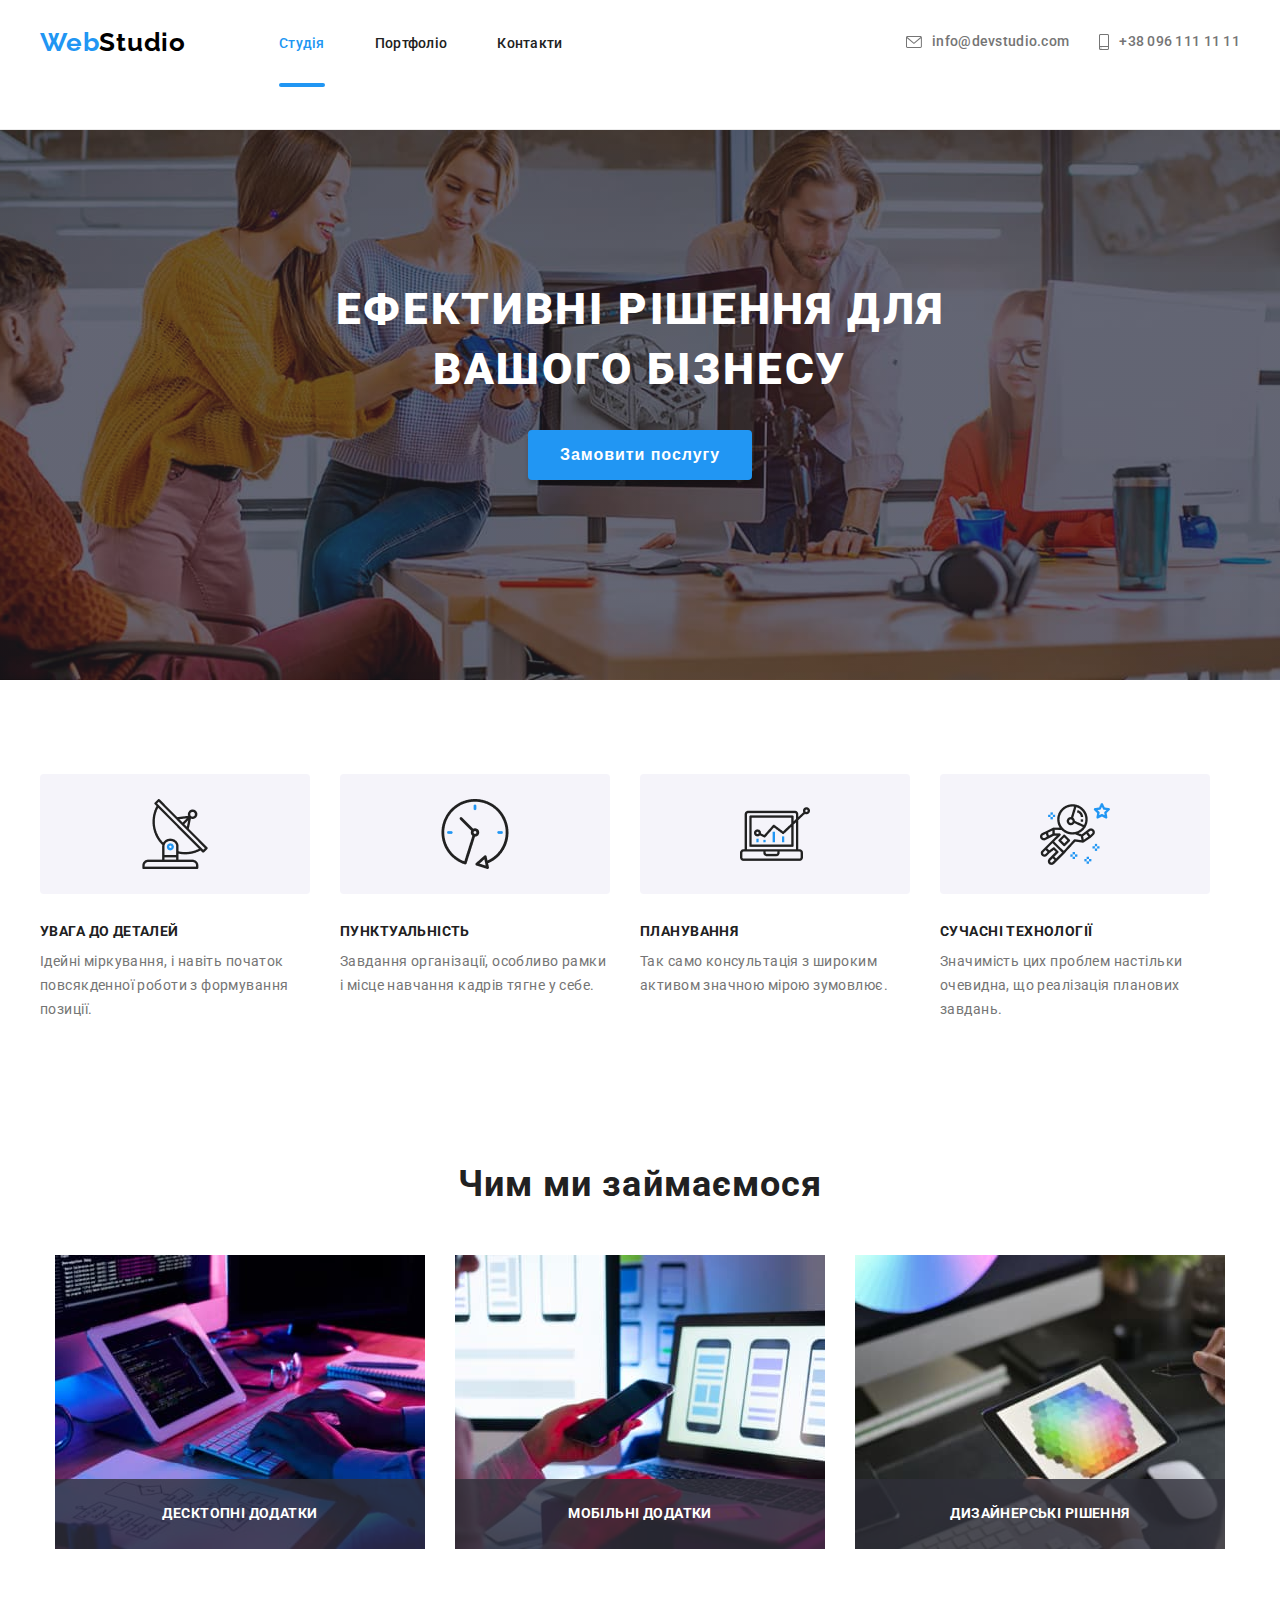
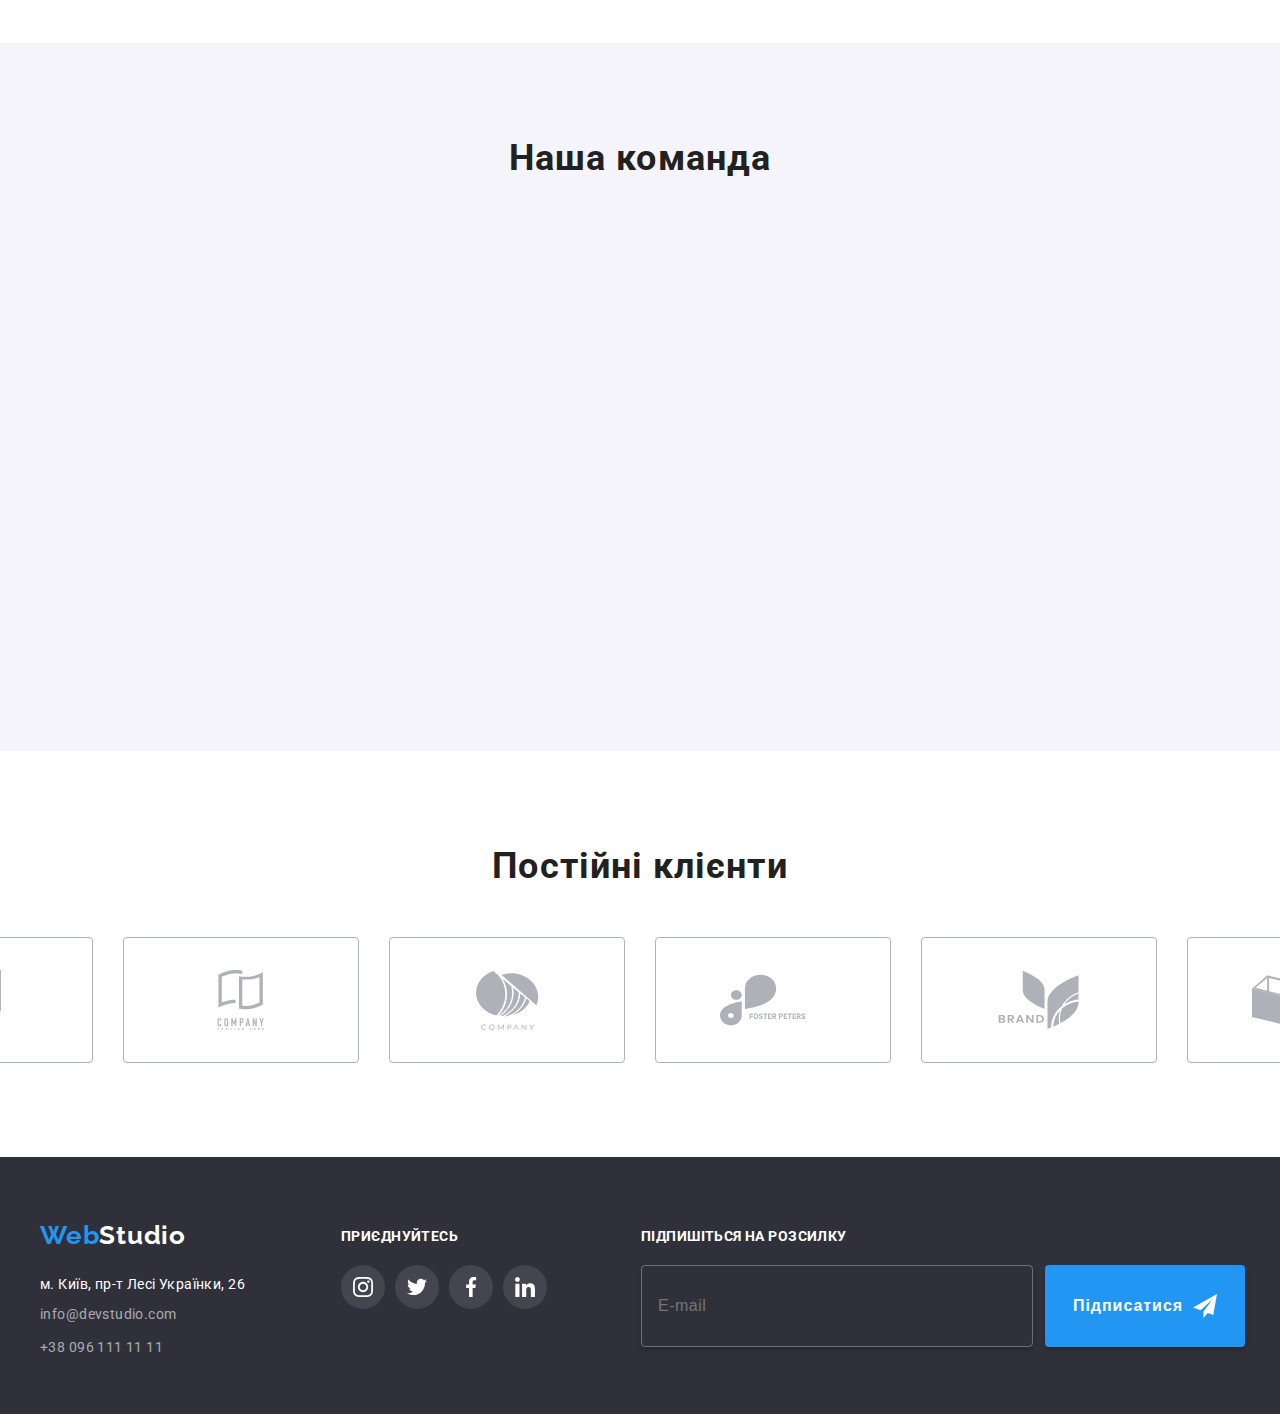
<file: index.html>
<!DOCTYPE html>
<html lang="uk">
  <head>
    <meta charset="UTF-8">
    <meta name="viewport" content="width=device-width, initial-scale=1.0">
    <title>WebStudio</title>
    <!-- Іконка -->
    <link rel="website icon" type="image/png" href="./images/icon1.png">
    <!-- Нормалізація -->
    <link rel="stylesheet" href="https://cdnjs.cloudflare.com/ajax/libs/modern-normalize/2.0.0/modern-normalize.min.css" integrity="sha512-4xo8blKMVCiXpTaLzQSLSw3KFOVPWhm/TRtuPVc4WG6kUgjH6J03IBuG7JZPkcWMxJ5huwaBpOpnwYElP/m6wg==" crossorigin="anonymous" referrerpolicy="no-referrer">
    <!-- Анімація -->
    <link href="https://unpkg.com/aos@2.3.1/dist/aos.css" rel="stylesheet">
    <!-- Шрифти -->
    <link rel="preconnect" href="https://fonts.googleapis.com">
    <link rel="preconnect" href="https://fonts.gstatic.com" crossorigin>
    <link href="https://fonts.googleapis.com/css2?family=Raleway:ital,wght@0,100..900;1,100..900&family=Roboto:ital,wght@0,100;0,300;0,400;0,500;0,700;0,900;1,100;1,300;1,400;1,500;1,700;1,900&display=swap" rel="stylesheet">
    <!-- Стилі -->
    <!-- <link rel="stylesheet" href="./css/reset.css"> -->
    <link rel="stylesheet" href="./style/main.min.css">
  </head>
  <body class="body">
    <!-- Шапка -->
    <header class="header">
      <div class="container">
        <div class="header__flex">
          <a href="./index.html" class="header__link"><span class="header__logo">Web</span>Studio</a>
          <nav class="nav">
            <ul class="nav__list">
              <li class="nav__item">
                <a href="./index.html" class="nav__link active">Cтудія</a>
              </li>
              <li class="nav__item">
                <a href="./pages/portfolio.html" class="nav__link">Портфоліо</a>
              </li>
              <li class="nav__item">
                <a href="./pages/contacts.html" class="nav__link">Контакти</a>
              </li>
            </ul>
          </nav>
          <ul class="header__list">
            <li class="header__item">
              <a href="mailto:info@devstudio.com" class="header__connection">
                <svg class="header__icon">
                  <use class="header__use" href="./images/symbol-defs.svg#mail"></use>
                </svg>
              info@devstudio.com</a>
            </li>
            <li class="header__item">
              <a href="tel:+380961111111" class="header__connection">
                <svg class="header__icon">
                  <use class="header__use" href="./images/symbol-defs.svg#smartphone"></use>
                </svg>  
              +38 096 111 11 11</a>
            </li>
          </ul>
        </div>
      </div>
    </header>
    <!-- Основний вміст -->
    <main class="main">
      <!-- Секція Герой -->
      <section class="hero">
        <div class="container">
          <div class="hero__dad">
            <h1 class="hero__title">Ефективні рішення для вашого бізнесу</h1>
            <button type="button" class="hero__button" data-modal-open>Замовити послугу</button>
          </div>
        </div>
      </section>
      <!-- Секція Особливості -->
      <section class="features">
        <div class="container">
          <h2 class="features__title" hidden>Особливості</h2>
          <ul class="features__list">
            <li class="features__item">
              <h3 class="features__subtitle">УВАГА ДО ДЕТАЛЕЙ</h3>
              <p class="features__text">
                Ідейні міркування, і навіть початок повсякденної роботи з
                формування позиції.
              </p>
            </li>
            <li class="features__item">
              <h3 class="features__subtitle">ПУНКТУАЛЬНІСТЬ</h3>
              <p class="features__text">
                Завдання організації, особливо рамки і місце навчання кадрів
                тягне у себе.
              </p>
            </li>
            <li class="features__item">
              <h3 class="features__subtitle">ПЛАНУВАННЯ</h3>
              <p class="features__text">
                Так само консультація з широким активом значною мірою зумовлює.
              </p>
            </li>
            <li class="features__item">
              <h3 class="features__subtitle">СУЧАСНІ ТЕХНОЛОГІЇ</h3>
              <p class="features__text">
                Значимість цих проблем настільки очевидна, що реалізація
                планових завдань.
              </p>
            </li>
          </ul>
        </div>
      </section>
      <!-- Секція Чим Ми Займаємося -->
      <section class="occupation">
        <div class="container">
          <h2 class="occupation__title">Чим ми займаємося</h2>
          <ul class="occupation__list">
            <li class="occupation__item">
              <img src="./images/workatcomputer.jpg" alt="роботазакомп'ютером" class="occupation__picture">
              <div class="occupation__background">
                <p class="occupation__text">Десктопні додатки</p>
              </div>
            </li>
            <li class="occupation__item">
              <img src="./images/workatlaptop.jpg" alt="роботазаноутбуком" class="occupation__picture">
              <div class="occupation__background">
                <p class="occupation__text">Мобільні додатки</p>
              </div>
            </li>
            <li class="occupation__item">
              <img src="./images/workattablet.jpg" alt="роботазапланшетом" class="occupation__picture">
              <div class="occupation__background">
                <p class="occupation__text">Дизайнерські рішення</p>
              </div>
            </li>
          </ul>
        </div>
      </section>
      <!-- Секція Наша команда -->
      <section class="team">
        <div class="container">
          <h2 class="team__title">Наша команда</h2>
          <ul class="team__list">
            <li class="team__item" data-aos="flip-left">
              <img src="./images/igor.jpg" alt="Ігор" class="team__image">
              <div class="team__text">
                <h3 class="team__name">Ігор Дем'яненко</h3>
                <p class="team__speciality">Product Designer</p>
              </div>
              <ul class="social">
                <li class="social__item">
                  <a class="social__link" href="https://www.instagram.com/" target="_blank">
                    <svg class="social__icon">
                      <use class="social__use" href="./images/symbol-defs.svg#instagram"></use>
                    </svg>
                  </a>
                </li>
                <li class="social__item">
                  <a class="social__link" href="https://x.com/" target="_blank">
                    <svg class="social__icon">
                      <use class="social__use" href="./images/symbol-defs.svg#twitter"></use>
                    </svg>
                  </a>
                </li>
                <li class="social__item">
                  <a class="social__link" href="https://www.facebook.com/" target="_blank">
                    <svg class="social__icon">
                      <use class="social__use" href="./images/symbol-defs.svg#facebook"></use>
                    </svg>
                  </a>
                </li>
                <li class="social__item">
                  <a class="social__link" href="https://www.linkedin.com/" target="_blank">
                    <svg class="social__icon">
                      <use class="social__use" href="./images/symbol-defs.svg#linkedin"></use>
                    </svg>
                  </a>
                </li>
              </ul>
            </li>
            <li class="team__item" data-aos="flip-left">
              <img src="./images/olga.jpg" alt="Ольга" class="team__image">
              <div class="team__text">
                <h3 class="team__name">Ольга Рєпіна</h3>
                <p class="team__speciality">Frontend Developer</p>
              </div>
              <ul class="social">
                <li class="social__item">
                  <a class="social__link" href="https://www.instagram.com/" target="_blank">
                    <svg class="social__icon">
                      <use class="social__use" href="./images/symbol-defs.svg#instagram"></use>
                    </svg>
                  </a>
                </li>
                <li class="social__item">
                  <a class="social__link" href="https://x.com/" target="_blank">
                    <svg class="social__icon">
                      <use class="social__use" href="./images/symbol-defs.svg#twitter"></use>
                    </svg>
                  </a>
                </li>
                <li class="social__item">
                  <a class="social__link" href="https://www.facebook.com/" target="_blank">
                    <svg class="social__icon">
                      <use class="social__use" href="./images/symbol-defs.svg#facebook"></use>
                    </svg>
                  </a>
                </li>
                <li class="social__item">
                  <a class="social__link" href="https://www.linkedin.com/" target="_blank">
                    <svg class="social__icon">
                      <use class="social__use" href="./images/symbol-defs.svg#linkedin"></use>
                    </svg>
                  </a>
                </li>
              </ul>
            </li>
            <li class="team__item" data-aos="flip-right">
              <img src="./images/mykola.jpg" alt="Микола" class="team__image">
              <div class="team__text">
                <h3 class="team__name">Микола Тарасов</h3>
                <p class="team__speciality">Marketing</p>
              </div>
              <ul class="social">
                <li class="social__item">
                  <a class="social__link" href="https://www.instagram.com/" target="_blank">
                    <svg class="social__icon">
                      <use class="social__use" href="./images/symbol-defs.svg#instagram"></use>
                    </svg>
                  </a>
                </li>
                <li class="social__item">
                  <a class="social__link" href="https://x.com/" target="_blank">
                    <svg class="social__icon">
                      <use class="social__use" href="./images/symbol-defs.svg#twitter"></use>
                    </svg>
                  </a>
                </li>
                <li class="social__item">
                  <a class="social__link" href="https://www.facebook.com/" target="_blank">
                    <svg class="social__icon">
                      <use class="social__use" href="./images/symbol-defs.svg#facebook"></use>
                    </svg>
                  </a>
                </li>
                <li class="social__item">
                  <a class="social__link" href="https://www.linkedin.com/" target="_blank">
                    <svg class="social__icon">
                      <use class="social__use" href="./images/symbol-defs.svg#linkedin"></use>
                    </svg>
                  </a>
                </li>
              </ul>
            </li>
            <li class="team__item" data-aos="flip-right">
              <img src="./images/mykhailo.jpg" alt="Михайло" class="team__image" >
              <div class="team__text">
                <h3 class="team__name">Михайло Єрмаков</h3>
                <p class="team__speciality">UI Designer</p>
              </div>
              <ul class="social">
                <li class="social__item">
                  <a class="social__link" href="https://www.instagram.com/" target="_blank">
                    <svg class="social__icon">
                      <use class="social__use" href="./images/symbol-defs.svg#instagram"></use>
                    </svg>
                  </a>
                </li>
                <li class="social__item">
                  <a class="social__link" href="https://x.com/" target="_blank">
                    <svg class="social__icon">
                      <use class="social__use" href="./images/symbol-defs.svg#twitter"></use>
                    </svg>
                  </a>
                </li>
                <li class="social__item">
                  <a class="social__link" href="https://www.facebook.com/" target="_blank">
                    <svg class="social__icon">
                      <use class="social__use" href="./images/symbol-defs.svg#facebook"></use>
                    </svg>
                  </a>
                </li>
                <li class="social__item">
                  <a class="social__link" href="https://www.linkedin.com/" target="_blank">
                    <svg class="social__icon">
                      <use class="social__use" href="./images/symbol-defs.svg#linkedin"></use>
                    </svg>
                  </a>
                </li>
              </ul>
            </li>
          </ul>
        </div>
      </section>
      <!-- Секція Постійні Клієнти -->
      <section class="clients">
        <div class="container">
          <h2 class="clients__title">Постійні клієнти</h2>
          <ul class="clients__list">
            <li class="clients__item">
              <a href="#" class="clients__link">
                <svg class="clients__icon">
                  <use class="clients__use" href="./images/symbol-defs.svg#ya-and-co"></use>
                </svg>
              </a>
            </li>
            <li class="clients__item">
              <a href="#" class="clients__link">
                <svg class="clients__icon">
                  <use class="clients__use" href="./images/symbol-defs.svg#tagline"></use>
                </svg>
              </a>
            </li>
            <li class="clients__item">
              <a href="#" class="clients__link">
                <svg class="clients__icon">
                  <use class="clients__use" href="./images/symbol-defs.svg#company"></use>
                </svg>
              </a>
            </li>
            <li class="clients__item">
              <a href="#" class="clients__link">
                <svg class="clients__icon">
                  <use class="clients__use" href="./images/symbol-defs.svg#foster-peters"></use>
                </svg>
              </a>
            </li>
            <li class="clients__item">
              <a href="#" class="clients__link">
                <svg class="clients__icon">
                  <use class="clients__use" href="./images/symbol-defs.svg#brand"></use>
                </svg>
              </a>
            </li>
            <li class="clients__item">
              <a href="#" class="clients__link">
                <svg class="clients__icon">
                  <use class="clients__use" href="./images/symbol-defs.svg#tag"></use>
                </svg>
              </a>
            </li>
          </ul>
        </div>
      </section>
    </main>
    <!-- Підвал -->
    <footer class="footer">
      <div class="container">
        <div class="footer__flex">
          <!-- Секція Адреса -->
          <section class="ft__address">
            <h2 class="ft__address__title" hidden>Адреса</h2>
            <a href="./index.html" class="ft__address__link"><span class="ft__address__logo">Web</span>Studio</a>
            <address class="connect">
              <a href="https://www.google.com.ua/maps/place/%D0%B1%D1%83%D0%BB%D1%8C%D0%B2%D0%B0%D1%80+%D0%9B%D0%B5%D1%81%D1%96+%D0%A3%D0%BA%D1%80%D0%B0%D1%97%D0%BD%D0%BA%D0%B8,+26,+%D0%9A%D0%B8%D1%97%D0%B2,+02000/@50.4270196,30.5332191,16.17z/data=!4m6!3m5!1s0x40d4cf0e033ecbe9:0x57a4dffefec77da0!8m2!3d50.4265807!4d30.5383858!16s%2Fg%2F1tctq5jv?entry=ttu" target="_blank" class="connect__location">м. Київ, пр-т Лесі Українки, 26</a>
              <ul class="connect__list">
                <li class="connect__item">
                  <a href="mailto:info@devstudio.com" class="connect__link">info@devstudio.com</a>
                </li>
                <li class="connect__item">
                  <a href="tel:+380961111111" class="connect__link">+38 096 111 11 11</a>
                </li>
              </ul>
            </address>
          </section>
          <!-- Секція Соц. Мережі -->
          <section class="ft__social">
            <h2 class="ft__social__title">ПРИЄДНУЙТЕСЬ</h2>
            <ul class="ft__social__list">
              <li class="ft__social__item">
                <a href="https://www.instagram.com/" class="ft__social__link">
                  <svg class="ft__social__icon">
                    <use class="ft__social__use" href="./images/symbol-defs.svg#instagram"></use>
                  </svg>
                </a>
              </li>
              <li class="ft__social__item">
                <a href="https://x.com/" class="ft__social__link">
                  <svg class="ft__social__icon">
                    <use class="ft__social__use" href="./images/symbol-defs.svg#twitter"></use>
                  </svg>
                </a>
              </li>
              <li class="ft__social__item">
                <a href="https://www.facebook.com/" class="ft__social__link">
                  <svg class="ft__social__icon">
                    <use class="ft__social__use" href="./images/symbol-defs.svg#facebook"></use>
                  </svg>
                </a>
              </li>
              <li class="ft__social__item">
                <a href="https://www.linkedin.com/" class="ft__social__link">
                  <svg class="ft__social__icon">
                    <use class="ft__social__use" href="./images/symbol-defs.svg#linkedin"></use>
                  </svg>
                </a>
              </li>
            </ul>
          </section>
          <!-- Секція Підписка -->
          <section class="ft__subscribe">
            <h2 class="ft__subscribe__title">ПІДПИШІТЬСЯ НА РОЗСИЛКУ</h2>
            <form class="ft__subscribe__form">
              <input id="email" class="ft__subscribe__field" placeholder="E-mail" required>
              <button class="ft__subscribe__button">
                Підписатися
                <svg class="ft__subscribe__icon">
                  <use class="ft__subscribe__use" href="./images/symbol-defs.svg#telegram"></use>
                </svg>
              </button>
            </form>
          </section>
        </div>
      </div>
    </footer>
    <!-- Модальне вікно -->
    <div class="backdrop is-hidden" data-modal>
      <div class="modal">
        <h2 class="modal__title">Залиште свої дані, ми вам передзвонимо</h2>
        <form class="modal__form">
          <label for="name" class="modal__text">Ім'я</label>
          <div class="modal__row">
            <input type="text" id="name" class="modal__field" required>
            <svg class="modal__icon">
              <use class="modal__use" href="./images/symbol-defs.svg#data-name"></use>
            </svg>
          </div>
          <label for="tel" class="modal__text">Телефон</label>
          <div class="modal__row">
            <input type="tel" id="tel" class="modal__field" required>
            <svg class="modal__icon">
              <use class="modal__use" href="./images/symbol-defs.svg#date-tel"></use>
            </svg>
          </div>
          <label for="mail" class="modal__text">Пошта</label>
          <div class="modal__row">
            <input type="email" id="mail" class="modal__field" required>
            <svg class="modal__icon">
              <use class="modal__use" href="./images/symbol-defs.svg#data-mail"></use>
            </svg>
          </div>
          <label for="comment" class="modal__text">Коментар</label>
          <textarea id="comment" class="modal__comment" placeholder="Введіть текст"></textarea>
          <label for="checkbox" class="modal__check">
            <input type="checkbox" id="checkbox" class="modal__checkbox" required>
            <span class="modal__agree">Погоджуюся з розсилкою та приймаю</span>
            <a href="#" class="modal__conditions" target="_blank">Умови договору</a>
          </label>
          <button type="submit" class="modal__button">Відправити</button>
        </form>
        <button type="button" class="modal__close" data-modal-close>
          <svg class="modal__close__icon">
            <use class="modal__close__use" href="./images/symbol-defs.svg#data-close"></use>
          </svg>
        </button>
      </div>
    </div>
    <script src="./js/modal.js"></script>
    <script src="https://unpkg.com/aos@2.3.1/dist/aos.js"></script>
    <script>
      AOS.init();
    </script>
  </body>
</html>
</file>
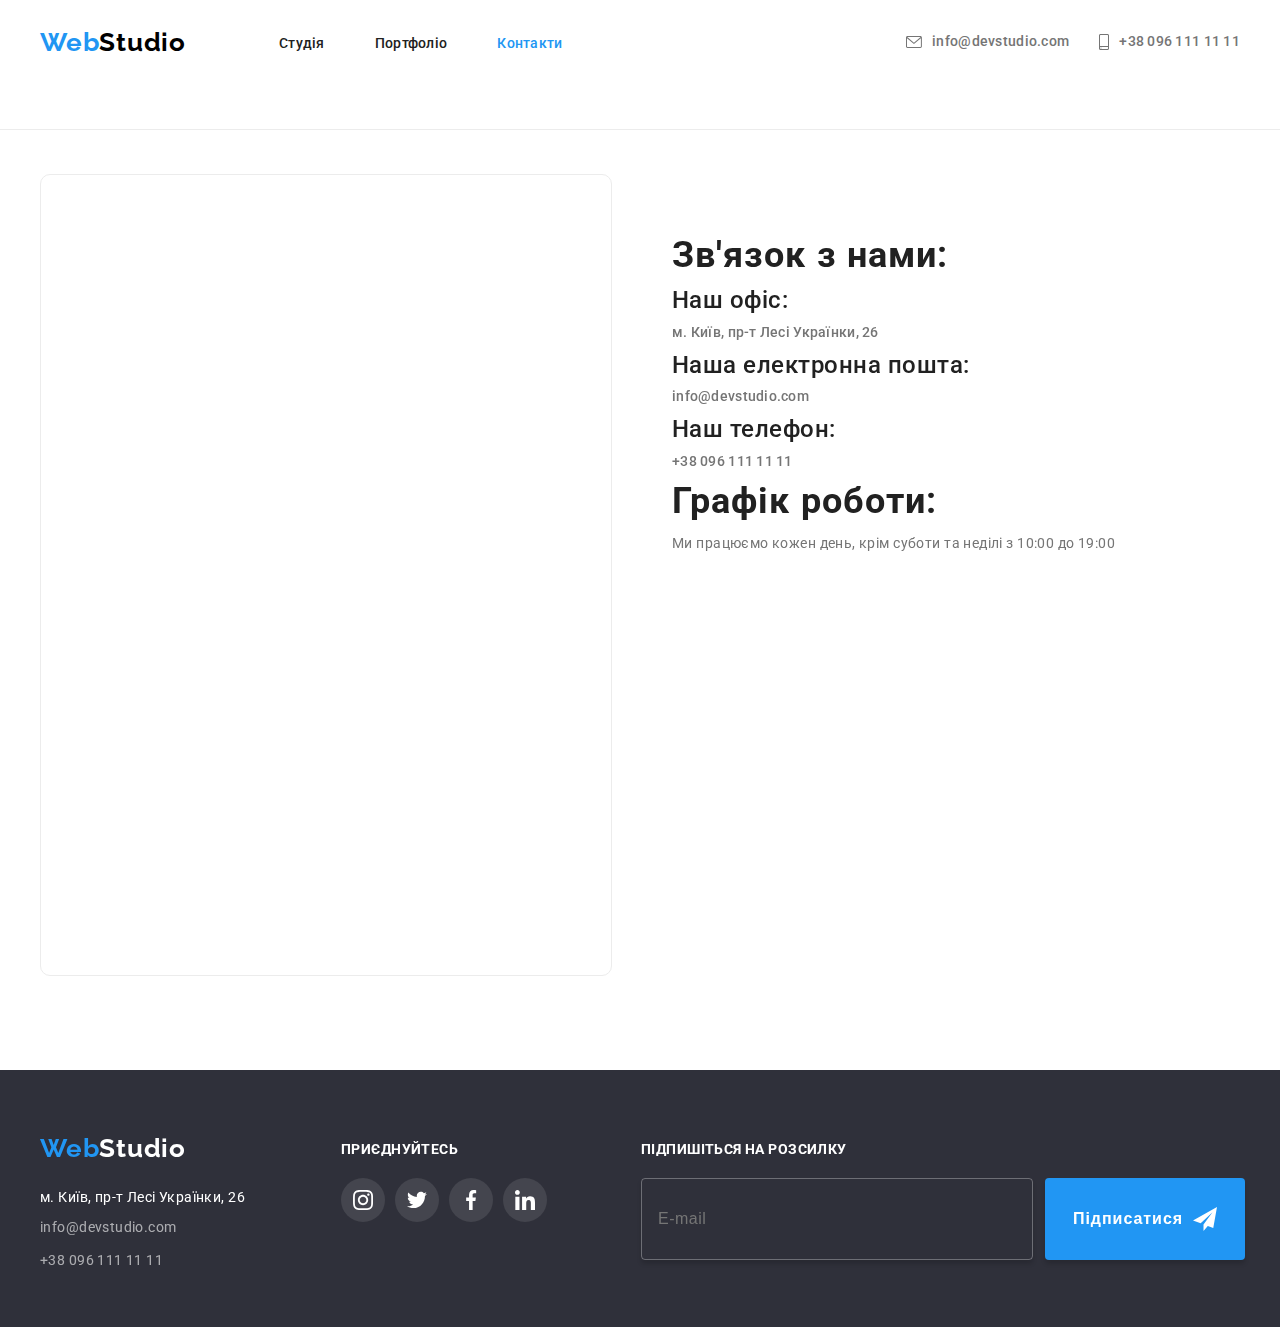
<file: pages/contacts.html>
<!DOCTYPE html>
<html lang="en">
  <head>
    <meta charset="UTF-8"/>
    <meta name="viewport" content="width=device-width, initial-scale=1.0"/>
    <title>WebStudio</title>
    <!-- Іконка -->
    <link rel="website icon" type="image/png" href="../images/icon1.png">
    <!-- Нормалізація -->
    <link rel="stylesheet" href="https://cdnjs.cloudflare.com/ajax/libs/modern-normalize/2.0.0/modern-normalize.min.css" integrity="sha512-4xo8blKMVCiXpTaLzQSLSw3KFOVPWhm/TRtuPVc4WG6kUgjH6J03IBuG7JZPkcWMxJ5huwaBpOpnwYElP/m6wg==" crossorigin="anonymous" referrerpolicy="no-referrer"/>
    <!-- Шрифти -->
    <link rel="preconnect" href="https://fonts.googleapis.com"/>
    <link rel="preconnect" href="https://fonts.gstatic.com" crossorigin/>
    <link href="https://fonts.googleapis.com/css2?family=Raleway:ital,wght@0,100..900;1,100..900&family=Roboto:ital,wght@0,100;0,300;0,400;0,500;0,700;0,900;1,100;1,300;1,400;1,500;1,700;1,900&display=swap" rel="stylesheet"/>
    <!-- Стилі -->
    <link rel="stylesheet" href="../style/main.min.css"/>
  </head>
  <body class="body">
    <!-- Шапка -->
    <header class="header">
      <div class="container heading">
        <div class="header__flex">
          <a href="../index.html" class="header__link"><span class="header__logo">Web</span>Studio</a>
          <nav class="nav">
            <ul class="nav__list">
              <li class="nav__item">
                <a href="../index.html" class="nav__link">Cтудія</a>
              </li>
              <li class="nav__item">
                <a href="./portfolio.html" class="nav__link">Портфоліо</a>
              </li>
              <li class="nav__item">
                <a href="./contacts.html" class="nav__link active">Контакти</a>
              </li>
            </ul>
          </nav>
          <ul class="header__list">
            <li class="header__item">
              <a href="mailto:info@devstudio.com" class="header__connection">
                <svg class="header__icon">
                  <use class="header__use" href="../images/symbol-defs.svg#mail"></use>
                </svg>
              info@devstudio.com</a>
            </li>
            <li class="header__item">
              <a href="tel:+380961111111" class="header__connection">
                <svg class="header__icon">
                  <use class="header__use" href="../images/symbol-defs.svg#smartphone"></use>
                </svg>  
              +38 096 111 11 11</a>
            </li>
          </ul>
        </div>
      </div>
    </header>
    <!-- Основний вміст -->
    <main class="mainy">
      <section class="contacts">
        <div class="container">
          <div class="contacts__flex">
            <iframe src="https://www.google.com/maps/embed?pb=!1m18!1m12!1m3!1d2541.779267829435!2d30.535810875246252!3d50.426584089083626!2m3!1f0!2f0!3f0!3m2!1i1024!2i768!4f13.1!3m3!1m2!1s0x40d4cf0e033ecbe9%3A0x57a4dffefec77da0!2z0LHRg9C70YzQstCw0YAg0JvQtdGB0ZYg0KPQutGA0LDRl9C90LrQuCwgMjYsINCa0LjRl9CyLCAwMjAwMA!5e0!3m2!1suk!2sua!4v1730820969132!5m2!1suk!2sua" allowfullscreen="" loading="lazy" referrerpolicy="no-referrer-when-downgrade" class="contacts__map"></iframe>
            <div class="contacts__info">
              <h2 class="contacts__title">Зв'язок з нами:</h2>
              <ul class="contacts__list">
                <li class="contacts__item">
                  <h3 class="contacts__subtitle">Наш офіс:</h3>
                  <a href="https://www.google.com.ua/maps/place/%D0%B1%D1%83%D0%BB%D1%8C%D0%B2%D0%B0%D1%80+%D0%9B%D0%B5%D1%81%D1%96+%D0%A3%D0%BA%D1%80%D0%B0%D1%97%D0%BD%D0%BA%D0%B8,+26,+%D0%9A%D0%B8%D1%97%D0%B2,+02000/@50.4270196,30.5332191,16.17z/data=!4m6!3m5!1s0x40d4cf0e033ecbe9:0x57a4dffefec77da0!8m2!3d50.4265807!4d30.5383858!16s%2Fg%2F1tctq5jv?entry=ttu" target="_blank" class="contacts__link">м. Київ, пр-т Лесі Українки, 26</a>
                </li>
                <li class="contacts__item">
                  <h3 class="contacts__subtitle">Наша електронна пошта:</h3>
                  <a href="mailto:info@devstudio.com" class="contacts__link">info@devstudio.com</a>
                </li>
                <li class="contacts__item">
                  <h3 class="contacts__subtitle">Наш телефон:</h3>
                  <a href="tel:+380961111111" class="contacts__link">+38 096 111 11 11</a>
                </li>
              </ul>
              <h2 class="contacts__title">Графік роботи:</h2>
              <p class="contacts__text">Ми працюємо кожен день, крім суботи та неділі з 10:00 до 19:00</p>
            </div>
          </div>
        </div>
      </section>
    </main>
    <!-- Підвал -->
    <footer class="footer">
      <div class="container">
        <div class="footer__flex">
          <!-- Секція Адреса -->
          <section class="ft__address">
            <h2 class="ft__address__title" hidden>Адреса</h2>
            <a href="./index.html" class="ft__address__link"><span class="ft__address__logo">Web</span>Studio</a>
            <address class="connect">
              <a href="https://www.google.com.ua/maps/place/%D0%B1%D1%83%D0%BB%D1%8C%D0%B2%D0%B0%D1%80+%D0%9B%D0%B5%D1%81%D1%96+%D0%A3%D0%BA%D1%80%D0%B0%D1%97%D0%BD%D0%BA%D0%B8,+26,+%D0%9A%D0%B8%D1%97%D0%B2,+02000/@50.4270196,30.5332191,16.17z/data=!4m6!3m5!1s0x40d4cf0e033ecbe9:0x57a4dffefec77da0!8m2!3d50.4265807!4d30.5383858!16s%2Fg%2F1tctq5jv?entry=ttu" target="_blank" class="connect__location">м. Київ, пр-т Лесі Українки, 26</a>
              <ul class="connect__list">
                <li class="connect__item">
                  <a href="mailto:info@devstudio.com" class="connect__link">info@devstudio.com</a>
                </li>
                <li class="connect__item">
                  <a href="tel:+380961111111" class="connect__link">+38 096 111 11 11</a>
                </li>
              </ul>
            </address>
          </section>
          <!-- Секція Соц. Мережі -->
          <section class="ft__social">
            <h2 class="ft__social__title">ПРИЄДНУЙТЕСЬ</h2>
            <ul class="ft__social__list">
              <li class="ft__social__item">
                <a href="https://www.instagram.com/" class="ft__social__link">
                  <svg class="ft__social__icon">
                    <use class="ft__social__use" href="../images/symbol-defs.svg#instagram"></use>
                  </svg>
                </a>
              </li>
              <li class="ft__social__item">
                <a href="https://x.com/" class="ft__social__link">
                  <svg class="ft__social__icon">
                    <use class="ft__social__use" href="../images/symbol-defs.svg#twitter"></use>
                  </svg>
                </a>
              </li>
              <li class="ft__social__item">
                <a href="https://www.facebook.com/" class="ft__social__link">
                  <svg class="ft__social__icon">
                    <use class="ft__social__use" href="../images/symbol-defs.svg#facebook"></use>
                  </svg>
                </a>
              </li>
              <li class="ft__social__item">
                <a href="https://www.linkedin.com/" class="ft__social__link">
                  <svg class="ft__social__icon">
                    <use class="ft__social__use" href="../images/symbol-defs.svg#linkedin"></use>
                  </svg>
                </a>
              </li>
            </ul>
          </section>
          <!-- Секція Підписка -->
          <section class="ft__subscribe">
            <h2 class="ft__subscribe__title">ПІДПИШІТЬСЯ НА РОЗСИЛКУ</h2>
            <form class="ft__subscribe__form">
              <input id="email" class="ft__subscribe__field" placeholder="E-mail" required>
              <button class="ft__subscribe__button">
                Підписатися
                <svg class="ft__subscribe__icon">
                  <use class="ft__subscribe__use" href="../images/symbol-defs.svg#telegram"></use>
                </svg>
              </button>
            </form>
          </section>
        </div>
      </div>
    </footer>
  </body>
</html>
</file>
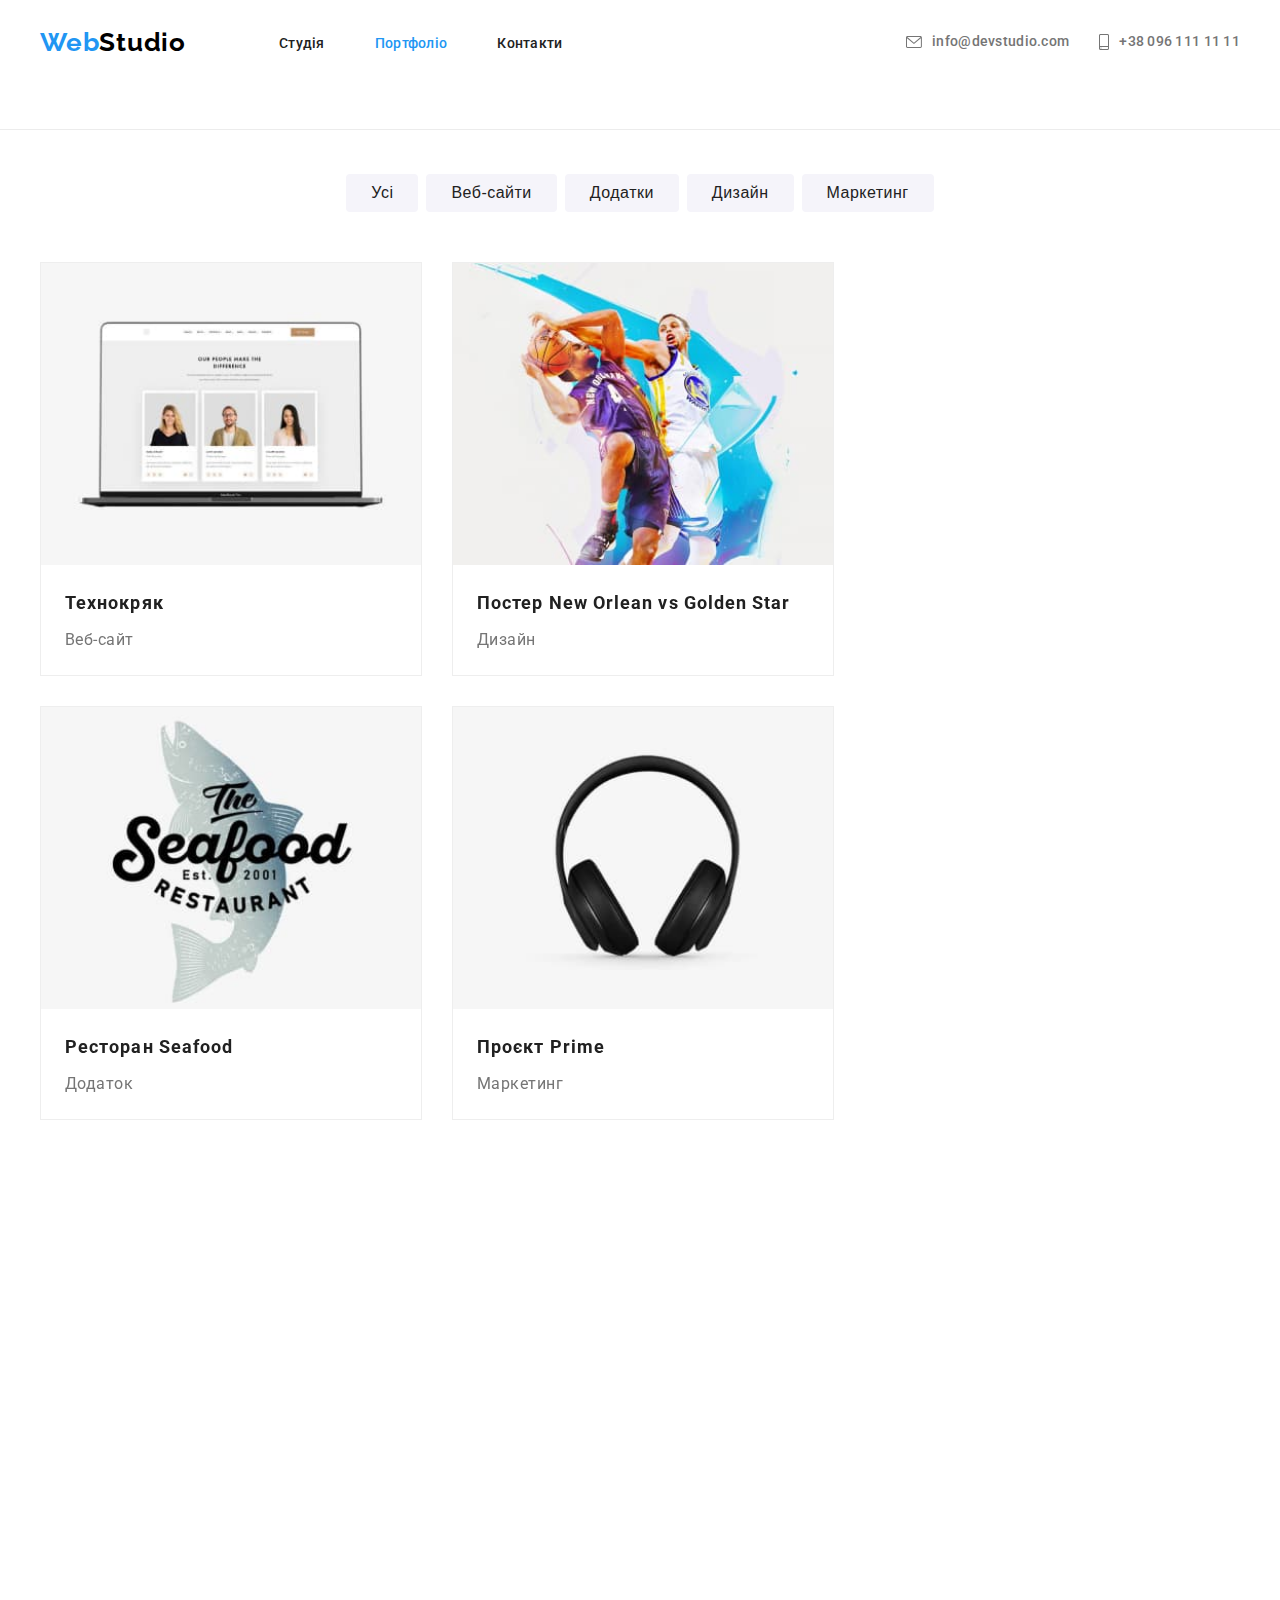
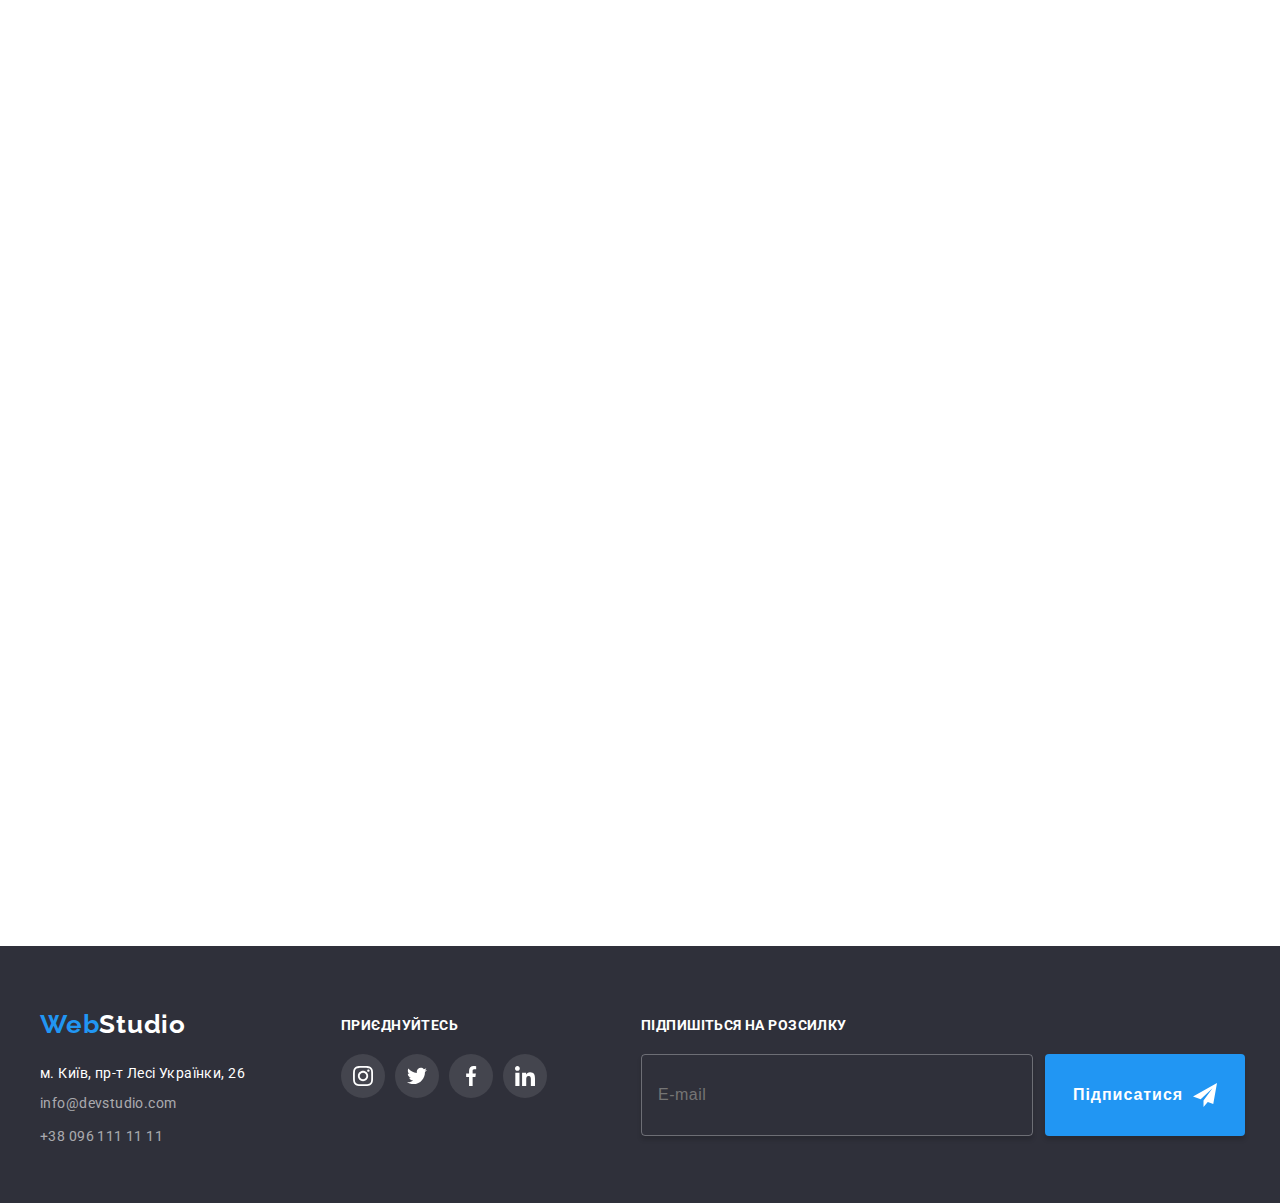
<file: pages/portfolio.html>
<!DOCTYPE html>
<html lang="uk">
  <head>
    <meta charset="UTF-8"/>
    <meta name="viewport" content="width=device-width, initial-scale=1.0"/>
    <title>WebStudio</title>
    <!-- Іконка -->
    <link rel="website icon" type="image/png" href="../images/icon1.png">
    <!-- Нормалізація -->
    <link rel="stylesheet" href="https://cdnjs.cloudflare.com/ajax/libs/modern-normalize/2.0.0/modern-normalize.min.css" integrity="sha512-4xo8blKMVCiXpTaLzQSLSw3KFOVPWhm/TRtuPVc4WG6kUgjH6J03IBuG7JZPkcWMxJ5huwaBpOpnwYElP/m6wg==" crossorigin="anonymous" referrerpolicy="no-referrer"/>
    <!-- Анімація -->
    <link href="https://unpkg.com/aos@2.3.1/dist/aos.css" rel="stylesheet">
    <!-- Шрифти -->
    <link rel="preconnect" href="https://fonts.googleapis.com"/>
    <link rel="preconnect" href="https://fonts.gstatic.com" crossorigin/>
    <link href="https://fonts.googleapis.com/css2?family=Raleway:ital,wght@0,100..900;1,100..900&family=Roboto:ital,wght@0,100;0,300;0,400;0,500;0,700;0,900;1,100;1,300;1,400;1,500;1,700;1,900&display=swap" rel="stylesheet"/>
    <!-- Стилі -->
    <link rel="stylesheet" href="../style/main.min.css"/>
  </head>
  <body class="body">
    <!-- Шапка -->
    <header class="header">
      <div class="container">
        <div class="header__flex">
          <a href="../index.html" class="header__link"><span class="header__logo">Web</span>Studio</a>
          <nav class="nav">
            <ul class="nav__list">
              <li class="nav__item">
                <a href="../index.html" class="nav__link">Cтудія</a>
              </li>
              <li class="nav__item">
                <a href="./portfolio.html" class="nav__link active">Портфоліо</a>
              </li>
              <li class="nav__item">
                <a href="./contacts.html" class="nav__link">Контакти</a>
              </li>
            </ul>
          </nav>
          <ul class="header__list">
            <li class="header__item">
              <a href="mailto:info@devstudio.com" class="header__connection">
                <svg class="header__icon">
                  <use class="header__use" href="../images/symbol-defs.svg#mail"></use>
                </svg>
              info@devstudio.com</a>
            </li>
            <li class="header__item">
              <a href="tel:+380961111111" class="header__connection">
                <svg class="header__icon">
                  <use class="header__use" href="../images/symbol-defs.svg#smartphone"></use>
                </svg>  
              +38 096 111 11 11</a>
            </li>
          </ul>
        </div>
      </div>
    </header>
    <!-- Основний вміст -->
    <main class="main">
      <h1 class="title" hidden>Проєкти</h1>
      <section class="projects">
        <div class="container">
          <!-- Список Кнопок -->
          <ul class="options">
            <li class="options__item">
              <button type="button" class="options__button">Усі</button>
            </li>
            <li class="buttons-item">
              <button type="button" class="options__button">Веб-сайти</button>
            </li>
            <li class="buttons-item">
              <button type="button" class="options__button">Додатки</button>
            </li>
            <li class="buttons-item">
              <button type="button" class="options__button">Дизайн</button>
            </li>
            <li class="buttons-item">
              <button type="button" class="options__button">Маркетинг</button>
            </li>
          </ul>
          <!-- Список Проєкти -->
          <ul class="projects__list">
            <li class="projects__item" data-aos="flip-up">
              <div class="projects__overlay">
                <img src="../images/laptop.jpg" alt="ноутбук" class="projects__image">
                <p class="projects__description">Ресурс пропонує комплексні пропозиції з різним рівнем функціоналу та сервісів. Все це дозволить відвідувачу отримати вичерпні відомості про компанію чи приватну особу.</p>
              </div>
              <div class="projects__text">
                <h3 class="projects__name">Технокряк</h3>
                <p class="projects__type">Веб-сайт</p>
              </div>
            </li>
            <li class="projects__item" data-aos="flip-up">
              <div class="projects__overlay">
                <img src="../images/poster.jpg" alt="постер" class="projects__image">
                <p class="projects__description">Постер показує гру у баскетбол двох гравців, які ловлять м'яч. Ідеально впишеться на білу стіну</p>
              </div>
              <div class="projects__text">
                <h3 class="projects__name">Постер New Orlean vs Golden Star</h3>
                <p class="projects__type">Дизайн</p>
              </div>
            </li>
            <li class="projects__item" data-aos="flip-up">
              <div class="projects__overlay">
                <img src="../images/logotype.jpg" alt="логотип" class="projects__image">
                <p class="projects__description">Ресурс пропонує комплексні пропозиції з різним рівнем функціоналу та сервісів. Все це дозволить відвідувачу отримати вичерпні відомості про компанію чи приватну особу.</p>
              </div>
              <div class="projects__text">
                <h3 class="projects__name">Ресторан Seafood</h3>
                <p class="projects__type">Додаток</p>
              </div>
            </li>
            <li class="projects__item" data-aos="flip-up">
              <div class="projects__overlay">
                <img src="../images/headphones.jpg" alt="навушники" class="projects__image">
                <p class="projects__description">Ресурс пропонує комплексні пропозиції з різним рівнем функціоналу та сервісів. Все це дозволить відвідувачу отримати вичерпні відомості про компанію чи приватну особу.</p>
              </div>
              <div class="projects__text">
                <h3 class="projects__name">Проєкт Prime</h3>
                <p class="projects__type">Маркетинг</p>
              </div>
            </li>
            <li class="projects__item" data-aos="flip-up">
              <div class="projects__overlay">
                <img src="../images/boxes.jpg" alt="коробки" class="projects__image">
                <p class="projects__description">Ресурс пропонує комплексні пропозиції з різним рівнем функціоналу та сервісів. Все це дозволить відвідувачу отримати вичерпні відомості про компанію чи приватну особу.</p>
              </div>
              <div class="projects__text">
                <h3 class="projects__name">Проєкт Boxes</h3>
                <p class="projects__type">Додаток</p>
              </div>
            </li>
            <li class="projects__item" data-aos="flip-up">
              <div class="projects__overlay">
                <img src="../images/monitor.jpg" alt="монітор" class="projects__image">
                <p class="projects__description">Ресурс пропонує комплексні пропозиції з різним рівнем функціоналу та сервісів. Все це дозволить відвідувачу отримати вичерпні відомості про компанію чи приватну особу.</p>
              </div>
              <div class="projects__text">
                <h3 class="projects__name">Inspiration has no Borders</h3>
                <p class="projects__type">Веб-сайт</p>
              </div>
            </li>
            <li class="projects__item" data-aos="flip-up">
              <div class="projects__overlay">
                <img src="../images/book.jpg" alt="книжка" class="projects__image">
                <p class="projects__description">Ресурс пропонує комплексні пропозиції з різним рівнем функціоналу та сервісів. Все це дозволить відвідувачу отримати вичерпні відомості про компанію чи приватну особу.</p>
              </div>
              <div class="projects__text">
                <h3 class="projects__name">Видання Limited Edition</h3>
                <p class="projects__type">Дизайн</p>
              </div>
            </li>
            <li class="projects__item" data-aos="flip-up">
              <div class="projects__overlay">
                <img src="../images/labeltag.jpg" alt="ярлик" class="projects__image">
                <p class="projects__description">Ресурс пропонує комплексні пропозиції з різним рівнем функціоналу та сервісів. Все це дозволить відвідувачу отримати вичерпні відомості про компанію чи приватну особу.</p>
              </div>
              <div class="projects__text">
                <h3 class="projects__name">Проєкт LAB</h3>
                <p class="projects__type">Маркетинг</p>
              </div>
            </li>
            <li class="projects__item" data-aos="flip-up">
              <div class="projects__overlay">
                <img src="../images/laptopwithhands.jpg" alt="ноутбук з руками" class="projects__image">
                <p class="projects__description">Ресурс пропонує комплексні пропозиції з різним рівнем функціоналу та сервісів. Все це дозволить відвідувачу отримати вичерпні відомості про компанію чи приватну особу.</p>
              </div>
              <div class="projects__text">
                <h3 class="projects__name">Growing Business</h3>
                <p class="projects__type">Додаток</p>
              </div>
            </li>
          </ul>
        </div>
      </section>
    </main>
    <!-- Підвал -->
    <footer class="footer">
      <div class="container">
        <div class="footer__flex">
          <!-- Секція Адреса -->
          <section class="ft__address">
            <h2 class="ft__address__title" hidden>Адреса</h2>
            <a href="./index.html" class="ft__address__link"><span class="ft__address__logo">Web</span>Studio</a>
            <address class="connect">
              <a href="https://www.google.com.ua/maps/place/%D0%B1%D1%83%D0%BB%D1%8C%D0%B2%D0%B0%D1%80+%D0%9B%D0%B5%D1%81%D1%96+%D0%A3%D0%BA%D1%80%D0%B0%D1%97%D0%BD%D0%BA%D0%B8,+26,+%D0%9A%D0%B8%D1%97%D0%B2,+02000/@50.4270196,30.5332191,16.17z/data=!4m6!3m5!1s0x40d4cf0e033ecbe9:0x57a4dffefec77da0!8m2!3d50.4265807!4d30.5383858!16s%2Fg%2F1tctq5jv?entry=ttu" target="_blank" class="connect__location">м. Київ, пр-т Лесі Українки, 26</a>
              <ul class="connect__list">
                <li class="connect__item">
                  <a href="mailto:info@devstudio.com" class="connect__link">info@devstudio.com</a>
                </li>
                <li class="connect__item">
                  <a href="tel:+380961111111" class="connect__link">+38 096 111 11 11</a>
                </li>
              </ul>
            </address>
          </section>
          <!-- Секція Соц. Мережі -->
          <section class="ft__social">
            <h2 class="ft__social__title">ПРИЄДНУЙТЕСЬ</h2>
            <ul class="ft__social__list">
              <li class="ft__social__item">
                <a href="https://www.instagram.com/" class="ft__social__link">
                  <svg class="ft__social__icon">
                    <use class="ft__social__use" href="../images/symbol-defs.svg#instagram"></use>
                  </svg>
                </a>
              </li>
              <li class="ft__social__item">
                <a href="https://x.com/" class="ft__social__link">
                  <svg class="ft__social__icon">
                    <use class="ft__social__use" href="../images/symbol-defs.svg#twitter"></use>
                  </svg>
                </a>
              </li>
              <li class="ft__social__item">
                <a href="https://www.facebook.com/" class="ft__social__link">
                  <svg class="ft__social__icon">
                    <use class="ft__social__use" href="../images/symbol-defs.svg#facebook"></use>
                  </svg>
                </a>
              </li>
              <li class="ft__social__item">
                <a href="https://www.linkedin.com/" class="ft__social__link">
                  <svg class="ft__social__icon">
                    <use class="ft__social__use" href="../images/symbol-defs.svg#linkedin"></use>
                  </svg>
                </a>
              </li>
            </ul>
          </section>
          <!-- Секція Підписка -->
          <section class="ft__subscribe">
            <h2 class="ft__subscribe__title">ПІДПИШІТЬСЯ НА РОЗСИЛКУ</h2>
            <form class="ft__subscribe__form">
              <input id="email" class="ft__subscribe__field" placeholder="E-mail" required>
              <button class="ft__subscribe__button">
                Підписатися
                <svg class="ft__subscribe__icon">
                  <use class="ft__subscribe__use" href="../images/symbol-defs.svg#telegram"></use>
                </svg>
              </button>
            </form>
          </section>
        </div>
      </div>
    </footer>
    <script src="https://unpkg.com/aos@2.3.1/dist/aos.js"></script>
    <script>
      AOS.init();
    </script>
  </body>
</html>
</file>
<file: style/main.min.css>
ul{list-style:none}a{text-decoration:none;font-style:normal}h1,h2,h3,p,ul,body{margin:0;padding:0}img{display:block}.container{width:1200px;margin-left:auto;margin-right:auto;padding-left:15px;padding-right:15px}.body{font-family:"Roboto";margin:0;padding-top:80px}.header{background-color:#fff;padding-top:24px;padding-bottom:25px;border-bottom:1px #ececec solid;position:fixed;width:100%;top:0;left:0;min-height:80px;z-index:100}.header__flex{display:flex;align-items:center;position:relative}.header__link{color:#000;font-family:"Raleway";font-size:26px;font-weight:700;line-height:1.39;letter-spacing:.78px}.header__logo{color:#2196f3;font-family:"Raleway";font-size:26px;font-weight:700;line-height:1.39;letter-spacing:.78px}.header__list{display:flex;gap:30px;margin-left:auto}.header__connection{color:#757575;font-size:14px;font-weight:500;line-height:1.14;letter-spacing:.28px;display:flex;justify-content:center;align-items:center;gap:10px;transition:color;transition-duration:250ms;transition-timing-function:cubic-bezier(0.4, 0, 0.2, 1)}.header__item:nth-child(1)>.header__connection:hover,.header__connection:focus{color:#2196f3}.header__item:nth-child(1)>.header__connection:hover .header__icon,.header__connection:focus .header__icon{fill:#2196f3}.header__item:nth-child(2)>.header__connection:hover,.header__connection:focus{color:#2196f3}.header__item:nth-child(2)>.header__connection:hover .header__icon,.header__connection:focus .header__icon{fill:#2196f3}.header__item:nth-child(1)>.header__connection>.header__icon{width:16px;height:12px;fill:#757575;transition:fill;transition-duration:250ms;transition-timing-function:cubic-bezier(0.4, 0, 0.2, 1)}.header__item:nth-child(2)>.header__connection>.header__icon{width:10px;height:16px;fill:#757575;transition:fill;transition-duration:250ms;transition-timing-function:cubic-bezier(0.4, 0, 0.2, 1)}.nav{margin-left:93px}.nav__list{display:flex;gap:50px;position:absolute;top:9px}.nav__link{color:#212121;font-size:14px;font-weight:500;line-height:1.14;letter-spacing:.28px;transition:color;transition-duration:250ms;transition-timing-function:cubic-bezier(0.4, 0, 0.2, 1)}.nav__link:hover,.nav__link:focus{color:#2196f3}.nav__list>.nav__item:nth-child(n+2)>.nav__link::after{content:"";width:100%;height:4px;background-color:#2196f3;border-radius:2px;display:block;margin-top:31px;opacity:0;transform:scale(0);transition:transform;transition-duration:250ms;transition-timing-function:cubic-bezier(0.4, 0, 0.2, 1)}.nav__list>.nav__item:nth-child(n+2)>.nav__link:hover::after,.nav__list>.nav__item:nth-child(n+2)>.nav__link:focus::after{opacity:1;transform:scale(1)}.active{color:#2196f3}.active::after{content:"";width:100%;height:4px;background-color:#2196f3;border-radius:2px;display:block;margin-top:31px;opacity:1}.active:hover::after{opacity:1}.hero{background-image:linear-gradient(rgba(47, 48, 58, 0.4), rgba(47, 48, 58, 0.4)),url(../images/backgroundimagehero.jpg);background-repeat:no-repeat;background-position:center;background-size:cover;padding-top:200px;padding-bottom:200px}.hero__dad{display:flex;flex-direction:column;align-items:center}.hero__title{color:#fff;font-size:44px;font-weight:900;line-height:1.36;letter-spacing:2.64px;text-transform:uppercase;margin-bottom:30px;width:696px;text-align:center;margin-left:auto;margin-right:auto}.hero__button{padding:10px 32px;border:none;border-radius:4px;background:#2196f3;color:#fff;font-size:16px;font-weight:700;line-height:1.88;letter-spacing:.96px;box-shadow:0px 4px 4px 0px rgba(0,0,0,.149);transition:background-color;transition-duration:250ms;transition-timing-function:cubic-bezier(0.4, 0, 0.2, 1);animation-name:hero-button;animation-duration:8000ms;animation-iteration-count:infinite;animation-direction:alternate}.hero__button:hover,.hero__button:focus{background-color:#1d84d8;outline:none}@keyframes hero-button{0%{transform:scale(1)}20%{transform:scale(1.25)}40%{transform:scale(0.75)}60%{transform:scale(1.25)}80%{transform:scale(0.75)}100%{transform:scale(1.25)}}.features{background-color:#fff;padding-top:94px;padding-bottom:94px}.features__list{display:flex;gap:30px}.features__item:nth-child(1)::before{content:"";width:270px;height:120px;background-color:#f5f4fa;border-radius:4px;background-image:url("../images/antenna.png");display:inline-flex;margin-bottom:30px;background-repeat:no-repeat;background-position:center;background-size:70px 70px}.features__item:nth-child(2)::before{content:"";width:270px;height:120px;background-color:#f5f4fa;border-radius:4px;background-image:url("../images/clock.png");display:inline-flex;margin-bottom:30px;background-repeat:no-repeat;background-position:center;background-size:70px 70px}.features__item:nth-child(3)::before{content:"";width:270px;height:120px;background-color:#f5f4fa;border-radius:4px;background-image:url("../images/diagram.png");display:inline-flex;margin-bottom:30px;background-repeat:no-repeat;background-position:center;background-size:70px 70px}.features__item:nth-child(4)::before{content:"";width:270px;height:120px;background-color:#f5f4fa;border-radius:4px;background-image:url("../images/astronaut.png");display:inline-flex;margin-bottom:30px;background-repeat:no-repeat;background-position:center;background-size:70px 70px}.features__subtitle{width:270px;color:#212121;font-size:14px;font-weight:700;line-height:1.14;letter-spacing:.42px;text-transform:uppercase;margin-bottom:10px}.features__text{width:270px;height:72px;flex-shrink:0;color:#757575;font-size:14px;font-weight:400;line-height:1.71;letter-spacing:.42px}.occupation{background-color:#fff;padding-top:47px;padding-bottom:94px;text-align:center}.occupation__title{color:#212121;font-size:36px;font-weight:700;line-height:1.17;letter-spacing:1.08px;margin-bottom:50px}.occupation__list{display:flex;justify-content:center;gap:30px}.occupation__item{position:relative}.occupation__background{width:370px;height:70px;background:rgba(47,48,58,.8);display:flex;justify-content:center;align-items:center;position:absolute;bottom:0;animation-name:occupation-animation;animation-duration:8000ms;animation-iteration-count:infinite;animation-direction:alternate}.occupation__text{color:#fff;text-align:center;font-size:14px;font-weight:700;line-height:1.14;letter-spacing:.42px;text-transform:uppercase}@keyframes occupation-animation{0%{height:70px}20%{height:294px}40%{height:70px}60%{height:147px}80%{height:70px}100%{height:294px}}.team{background-color:#f5f4fa;padding-top:94px;padding-bottom:94px;text-align:center}.team__title{color:#212121;font-size:36px;font-weight:700;line-height:1.17;letter-spacing:1.08px;margin-bottom:50px}.team__list{display:flex;justify-content:center;gap:30px}.team__item{width:270px;border-radius:0px 0px 4px 4px;background:#fff;box-shadow:0px 1px 3px 0px rgba(0,0,0,.12),0px 1px 1px 0px rgba(0,0,0,.14),0px 2px 1px 0px rgba(0,0,0,.2)}.team__image{width:270px;height:260px}.team__text{margin-top:30px;margin-bottom:16px}.team__name{color:#212121;font-size:16px;font-weight:500;line-height:1.19;letter-spacing:.48px}.team__speciality{color:#757575;font-size:16px;font-weight:400;line-height:1.19;letter-spacing:.48px;margin-top:10px}.social{display:flex;justify-content:center;gap:10px;margin-bottom:30px}.social__link{width:44px;height:44px;border-radius:50%;display:flex;justify-content:center;align-items:center;transition:background-color;transition-duration:250ms;transition-timing-function:cubic-bezier(0.4, 0, 0.2, 1)}.social__link:hover,.social__link:focus{background-color:#2196f3;outline:none}.social__link:hover .social__icon,.social__link:focus .social__icon{fill:#fff}.social__icon{width:20px;height:20px;flex-shrink:0;fill:#afb1b8;transition:fill;transition-duration:250ms;transition-timing-function:cubic-bezier(0.4, 0, 0.2, 1)}.clients{padding-top:94px;padding-bottom:94px}.clients__title{color:#212121;text-align:center;font-size:36px;font-weight:700;line-height:1.17;letter-spacing:1.08px;margin-bottom:50px}.clients__list{display:flex;justify-content:center;align-items:center;gap:30px}.clients__link{width:170px;height:92px;border:1px solid #afb1b8;border-radius:4px;display:flex;justify-content:center;align-items:center;padding:16px 32px;transition:border;transition-duration:250ms;transition-timing-function:cubic-bezier(0.4, 0, 0.2, 1)}.clients__link:hover,.clients__link:focus{outline:none;border:1px solid #2196f3}.clients__link:hover .clients__icon,.clients__link:focus .clients__icon{fill:#2196f3}.clients__icon{width:106px;height:60px;flex-shrink:0;fill:#afb1b8;padding:9px 11px;transition:fill;transition-duration:250ms;transition-timing-function:cubic-bezier(0.4, 0, 0.2, 1)}.footer{background-color:#2f303a;padding-top:60px;padding-bottom:60px}.footer__flex{display:flex}.ft__address{margin-right:70px}.ft__address__link{color:#fff;font-family:"Raleway";font-size:26px;font-weight:700;line-height:1.39;letter-spacing:.78px}.ft__address__logo{color:#2196f3;font-family:"Raleway";font-size:26px;font-weight:700;line-height:1.39;letter-spacing:.78px}.connect{width:231px;height:81px;margin-top:20px;display:flex;flex-direction:column;gap:9px}.connect__location{width:231px;height:21px;flex-shrink:0;color:#fff;font-size:14px;font-weight:400;line-height:1.71;letter-spacing:.42px;transition:color;transition-duration:250ms;transition-timing-function:cubic-bezier(0.4, 0, 0.2, 1)}.connect__location:hover,.connect__location:focus{color:#2196f3}.connect__list{display:flex;flex-direction:column;gap:9px}.connect__link{width:136px;height:21px;flex-shrink:0;color:rgba(255,255,255,.6);font-size:14px;font-weight:400;line-height:1.71;letter-spacing:.42px;transition:color;transition-duration:250ms;transition-timing-function:cubic-bezier(0.4, 0, 0.2, 1)}.connect__link:hover,.connect__link:focus{color:#2196f3}.ft__social{margin-right:94px}.ft__social__title{color:#fff;font-size:14px;font-weight:700;line-height:1.14;letter-spacing:.42px;margin-top:12px;margin-bottom:20px}.ft__social__list{display:flex;justify-content:center;align-items:center;gap:10px}.ft__social__link{width:44px;height:44px;background-color:#44454e;border-radius:50%;display:flex;justify-content:center;align-items:center;transition:background-color;transition-duration:250ms;transition-timing-function:cubic-bezier(0.4, 0, 0.2, 1)}.ft__social__link:hover,.ft__social__link:focus{background-color:#2196f3;outline:none}.ft__social__icon{width:20px;height:20px;fill:#fff}.ft__subscribe__title{color:#fff;font-size:14px;font-weight:700;line-height:1.14;letter-spacing:.42px;margin-top:12px;margin-bottom:20px}.ft__subscribe__form{display:flex;gap:12px}.ft__subscribe__field{width:358px;height:50px;border-radius:4px;border:1px solid rgba(255,255,255,.3);background:rgba(33,150,243,0);box-shadow:0px 4px 4px 0px rgba(0,0,0,.15);padding:15px 16px;color:rgba(255,255,255,.6);font-size:16px;font-weight:400;line-height:1.25;letter-spacing:.48px;transition:border;transition-duration:250ms;transition-timing-function:cubic-bezier(0.4, 0, 0.2, 1)}.ft__subscribe__field:hover,.ft__subscribe__field:focus{outline:none;border:1px solid #2196f3}.ft__subscribe__button{padding:10px 28px;border:none;border-radius:4px;background:#2196f3;box-shadow:0px 4px 4px 0px rgba(0,0,0,.15);color:#fff;text-align:center;font-size:16px;font-weight:700;line-height:1.88;letter-spacing:.96px;display:flex;align-items:center;gap:10px;transition:background-color;transition-duration:250ms;transition-timing-function:cubic-bezier(0.4, 0, 0.2, 1)}.ft__subscribe__button:hover,.ft__subscribe__button:focus{background-color:#1d84d8;outline:none}.ft__subscribe__icon{width:24px;height:24px;fill:#fff}.projects{padding-top:94px;padding-bottom:94px}.projects__list{display:flex;gap:30px;flex-wrap:wrap}.projects__item{border:1px solid #eee;background:#fff;flex-basis:calc((100% - 60px)/3);transition:box-shadow;transition-duration:250ms;transition-timing-function:cubic-bezier(0.4, 0, 0.2, 1)}.projects__item:hover,.projects__item:focus{box-shadow:0px 1px 1px 0px rgba(0,0,0,.12),0px 4px 4px 0px rgba(0,0,0,.06),1px 4px 6px 0px rgba(0,0,0,.16)}.projects__item:hover .projects__description,.projects__item:focus .projects__description{transform:translateY(0);opacity:1}.projects__overlay{position:relative;overflow:hidden}.projects__image{width:100%;overflow:hidden}.projects__description{width:100%;height:100%;padding:63px 24px;background-color:rgba(33,150,243,.9);color:#fff;font-size:18px;font-weight:400;line-height:1.56;letter-spacing:.54px;position:absolute;top:0;left:0;overflow:hidden;opacity:0;transition:opacity transform;transition-duration:250ms;transition-timing-function:cubic-bezier(0.4, 0, 0.2, 1);transform:translateY(100%)}.projects__text{padding:20px 24px}.projects__name{color:#212121;font-size:18px;font-weight:700;line-height:2;letter-spacing:1.08px;margin-bottom:4px}.projects__type{color:#757575;font-size:16px;font-weight:400;line-height:1.88;letter-spacing:.48px}.options{display:flex;justify-content:center;gap:8px;margin-bottom:50px}.options__button{border:none;border-radius:4px;background:#f5f4fa;color:#212121;font-size:16px;font-weight:500;line-height:1.63;letter-spacing:.48px;padding:6px 25px;transition:color,background-color,box-shadow;transition-duration:250ms;transition-timing-function:cubic-bezier(0.4, 0, 0.2, 1)}.options__button:hover,.options__button:focus{background-color:#2196f3;color:#fff;box-shadow:0px 3px 1px 0px rgba(0,0,0,.1),0px 1px 2px 0px rgba(0,0,0,.08),0px 2px 2px 0px rgba(0,0,0,.12);outline:none}.contacts{padding-top:94px;padding-bottom:94px}.contacts__flex{display:flex;gap:60px}.contacts__map{width:570px;height:800px;border-radius:10px;border:1px solid #ececec}.contacts__info{margin-top:60px}.contacts__title{color:#212121;font-size:36px;font-weight:700;line-height:1.17;letter-spacing:1.08px;margin-bottom:10px}.contacts__subtitle{color:#212121;font-size:24px;font-weight:500;line-height:1.19;letter-spacing:.48px;margin-bottom:10px}.contacts__link{color:#757575;font-size:14px;font-weight:500;line-height:1.14;letter-spacing:.28px;margin-bottom:10px;display:block}.contacts__link:hover,.contacts__link:focus{color:#2196f3}.contacts__text{color:#757575;font-size:14px;font-weight:400;line-height:1.71;letter-spacing:.42px}.backdrop{position:fixed;top:0;left:0;background:rgba(0,0,0,.2);width:100%;height:100%;z-index:100;transition-property:opacity transform;transition-duration:2500ms;transition-timing-function:cubic-bezier(0.4, 0, 0.2, 1)}.is-hidden{visibility:hidden;opacity:0;pointer-events:none}.backdrop.is-hidden .modal{transform:translate(-50%, -50%) scale(0)}.modal{position:absolute;position:relative;top:50%;left:50%;width:528px;height:581px;border-radius:4px;background:#fff;box-shadow:0px 1px 3px 0px rgba(0,0,0,.12),0px 1px 1px 0px rgba(0,0,0,.14),0px 2px 1px 0px rgba(0,0,0,.2);padding:40px;transition-property:opacity transform;transition-duration:250ms;transition-timing-function:cubic-bezier(0.4, 0, 0.2, 1);transform:translate(-50%, -50%) scale(1)}.modal__title{color:#212121;text-align:center;font-size:20px;font-weight:700;line-height:1.15;letter-spacing:.6px;margin-bottom:12px}.modal__text{color:#757575;font-size:12px;font-weight:400;line-height:1.17;letter-spacing:.12px;display:block;margin-bottom:4px}.modal__row{position:relative}.modal__field{width:448px;height:40px;border-radius:4px;border:1px solid rgba(33,33,33,.2);margin-bottom:10px;padding-left:42px;padding-right:12px;transition:border;transition-duration:250ms;transition-timing-function:cubic-bezier(0.4, 0, 0.2, 1)}.modal__field:hover,.modal__field:focus{outline:none;border:1px solid #2196f3}.modal__icon{width:18px;height:18px;position:absolute;top:12px;left:11px;transition:fill;transition-duration:250ms;transition-timing-function:cubic-bezier(0.4, 0, 0.2, 1)}.modal__field:hover+.modal__icon,.modal__field:focus+.modal__icon{fill:#2196f3}.modal__comment{resize:none;width:448px;height:120px;padding:12px 16px;margin-bottom:20px;color:rgba(117,117,117,.5);font-size:12px;font-weight:400;line-height:1.17;letter-spacing:.12px;border-radius:4px;border:1px solid rgba(33,33,33,.2);transition:border;transition-duration:250ms;transition-timing-function:cubic-bezier(0.4, 0, 0.2, 1)}.modal__comment:hover,.modal__comment:focus{outline:none;border:1px solid #2196f3}.modal__check{display:flex;justify-content:center;align-items:center;margin-bottom:30px}.modal__checkbox{margin-right:7px;width:16px;height:15px;border:1px solid #212121}.modal__agree{margin-right:5px;color:#757575;font-size:14px;font-weight:400;line-height:1.71;letter-spacing:.42px}.modal__conditions{color:#2196f3;font-size:14px;font-weight:400;line-height:1.71;letter-spacing:.42px;text-decoration-line:underline}.modal__button{padding:10px 52px;border-radius:4px;border:none;background:#2196f3;box-shadow:0px 4px 4px 0px rgba(0,0,0,.15);color:#fff;text-align:center;font-size:16px;font-weight:700;line-height:1.88;letter-spacing:.96px;margin-left:124px;margin-right:124px;transition:background-color;transition-duration:250ms;transition-timing-function:cubic-bezier(0.4, 0, 0.2, 1)}.modal__button:hover,.modal__button:focus{background-color:#1d84d8;outline:none}.modal__close{width:30px;height:30px;border:1px solid rgba(0,0,0,.1);border-radius:50%;background-color:#fff;position:absolute;top:8px;right:8px;display:flex;justify-content:center;align-items:center}.modal__close__icon{width:18px;height:18px;transition:fill;transition-duration:250ms;transition-timing-function:cubic-bezier(0.4, 0, 0.2, 1)}.modal__close:hover .modal-close-icon,.modal__close:focus .modal-close-icon{fill:#2196f3}/*# sourceMappingURL=main.min.css.map */
</file>
